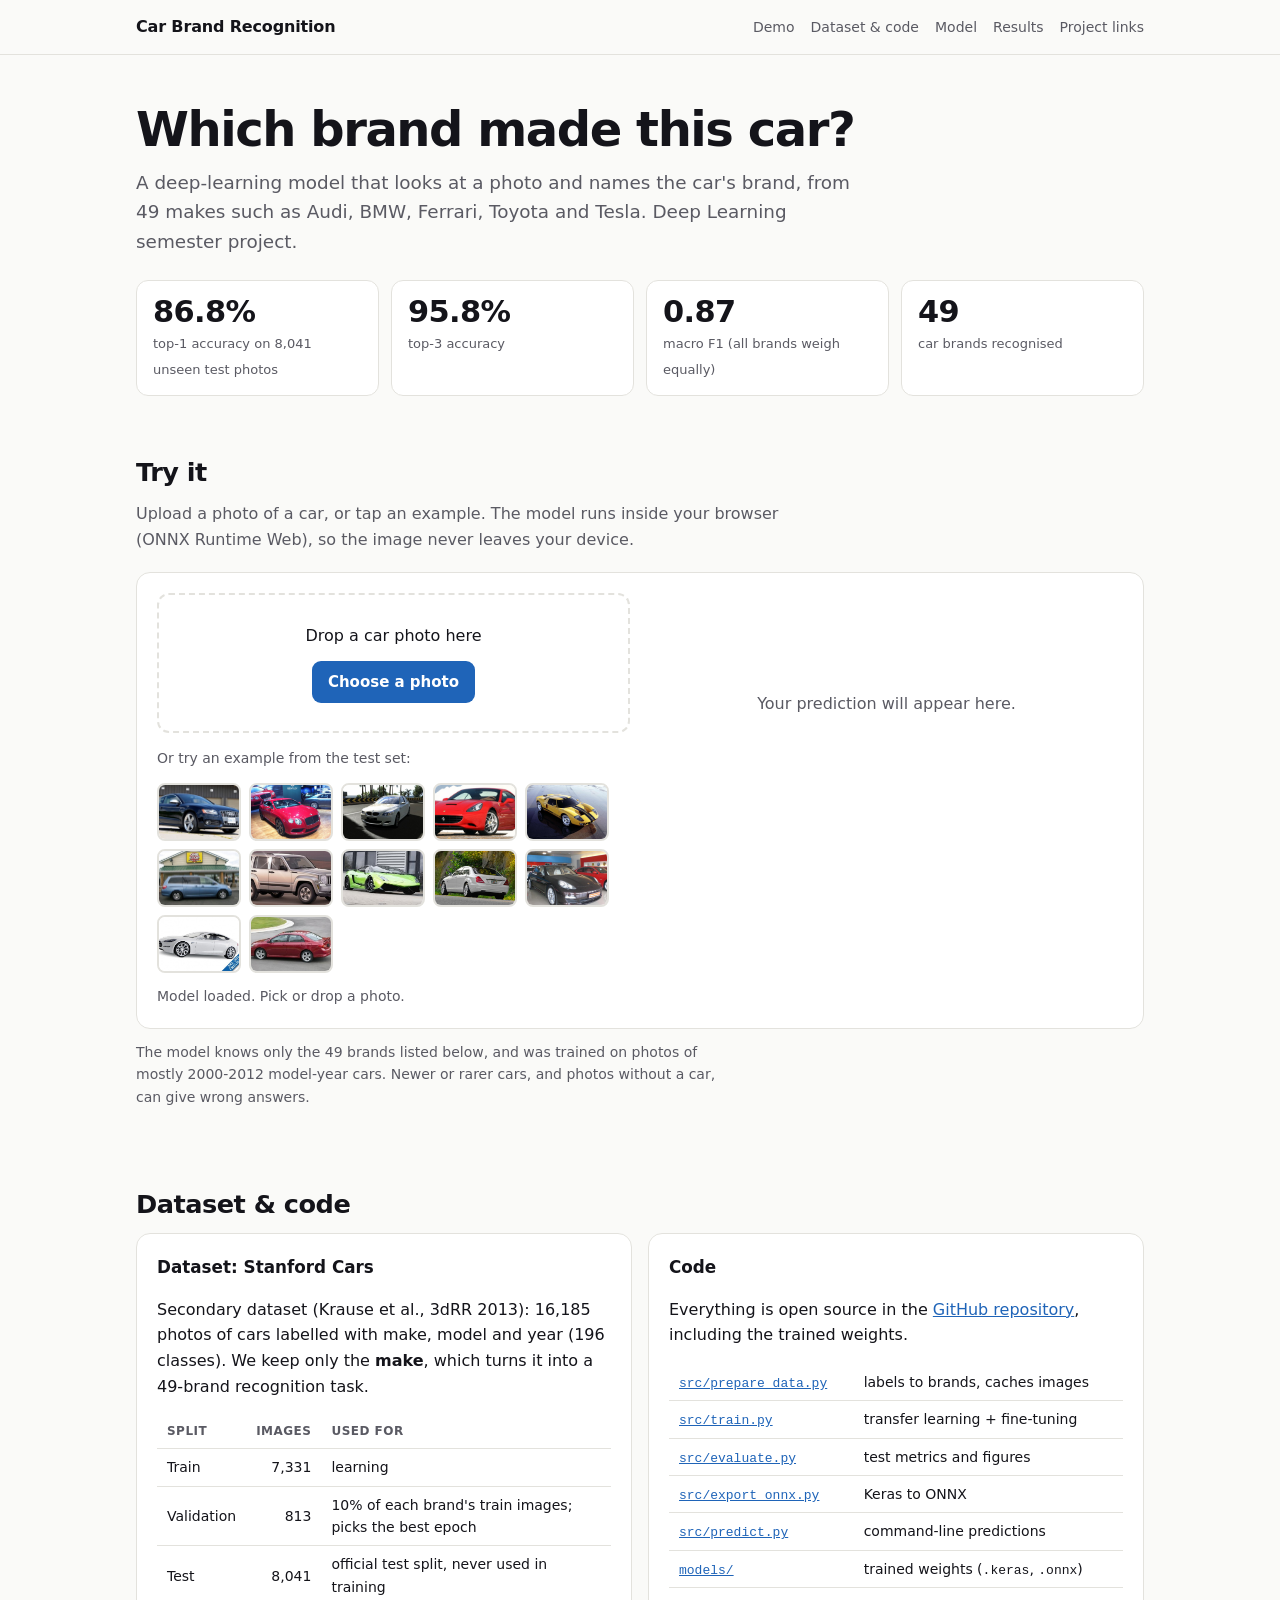
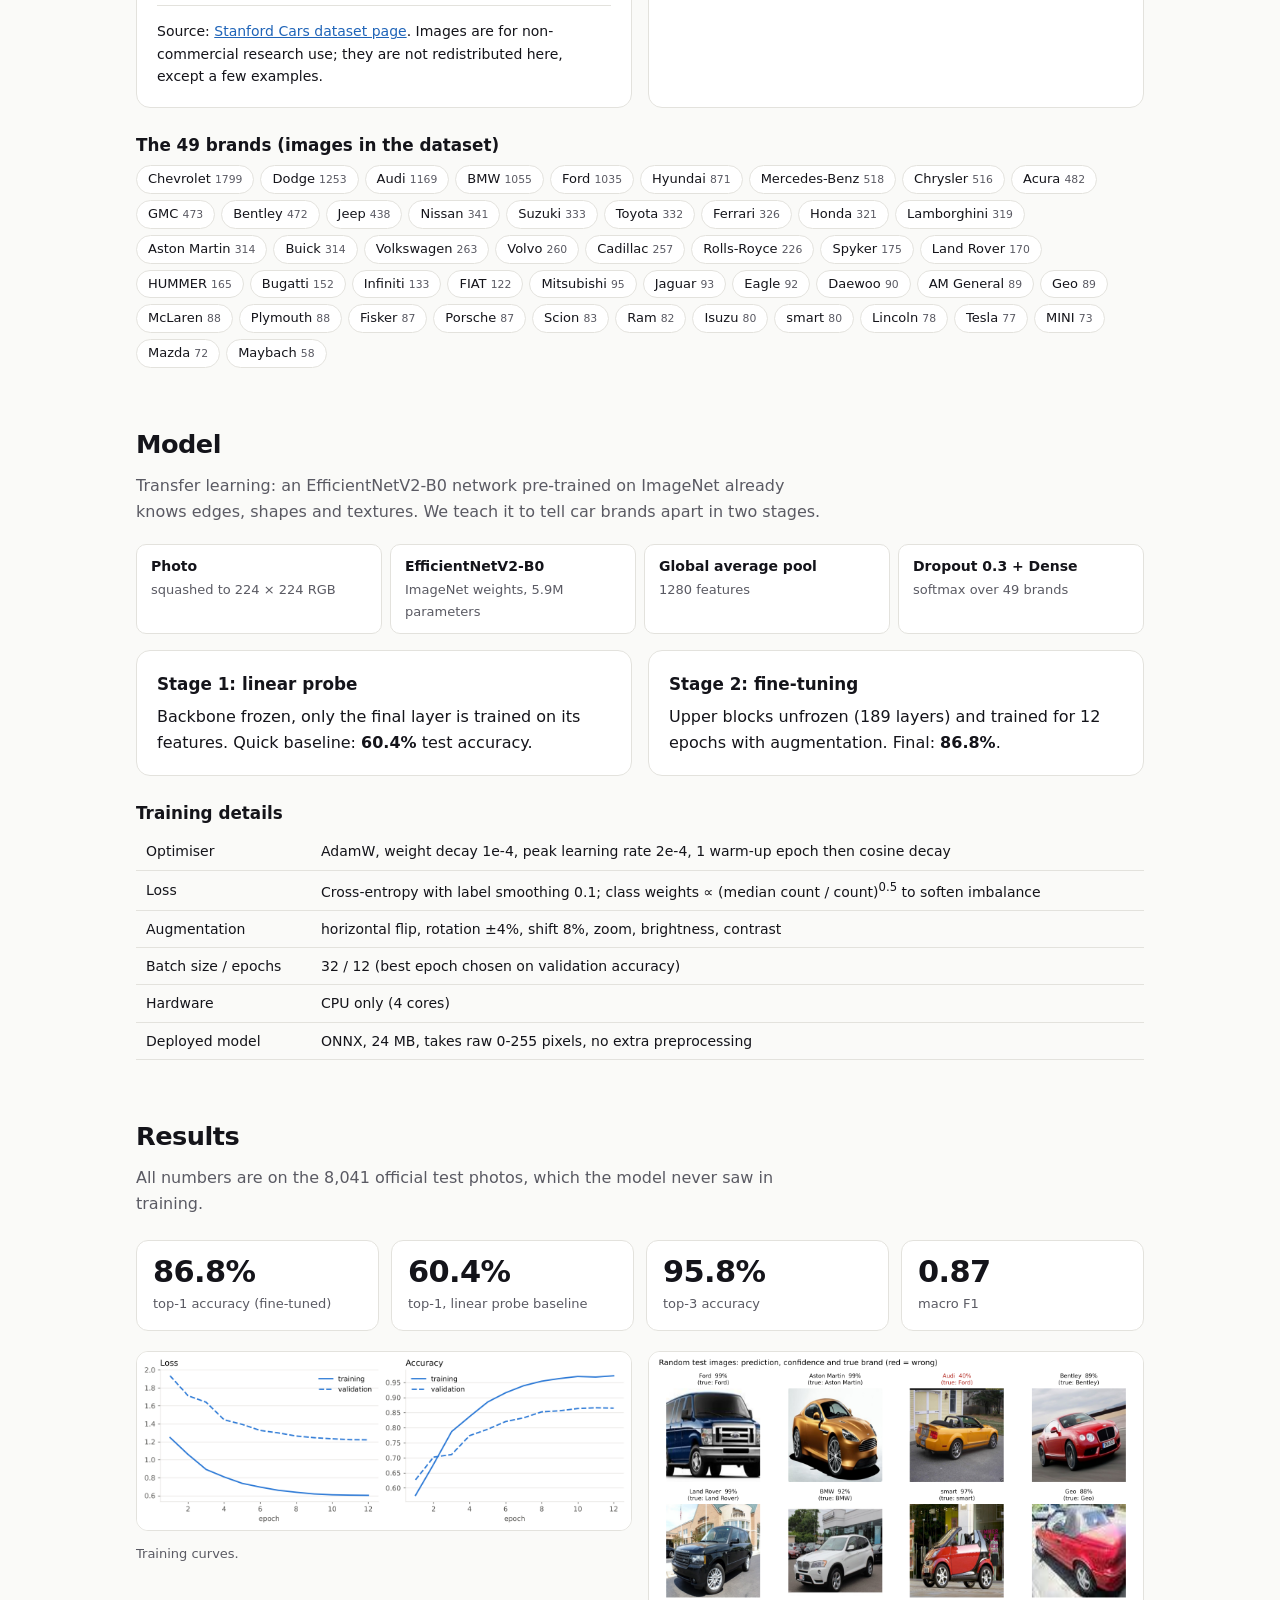
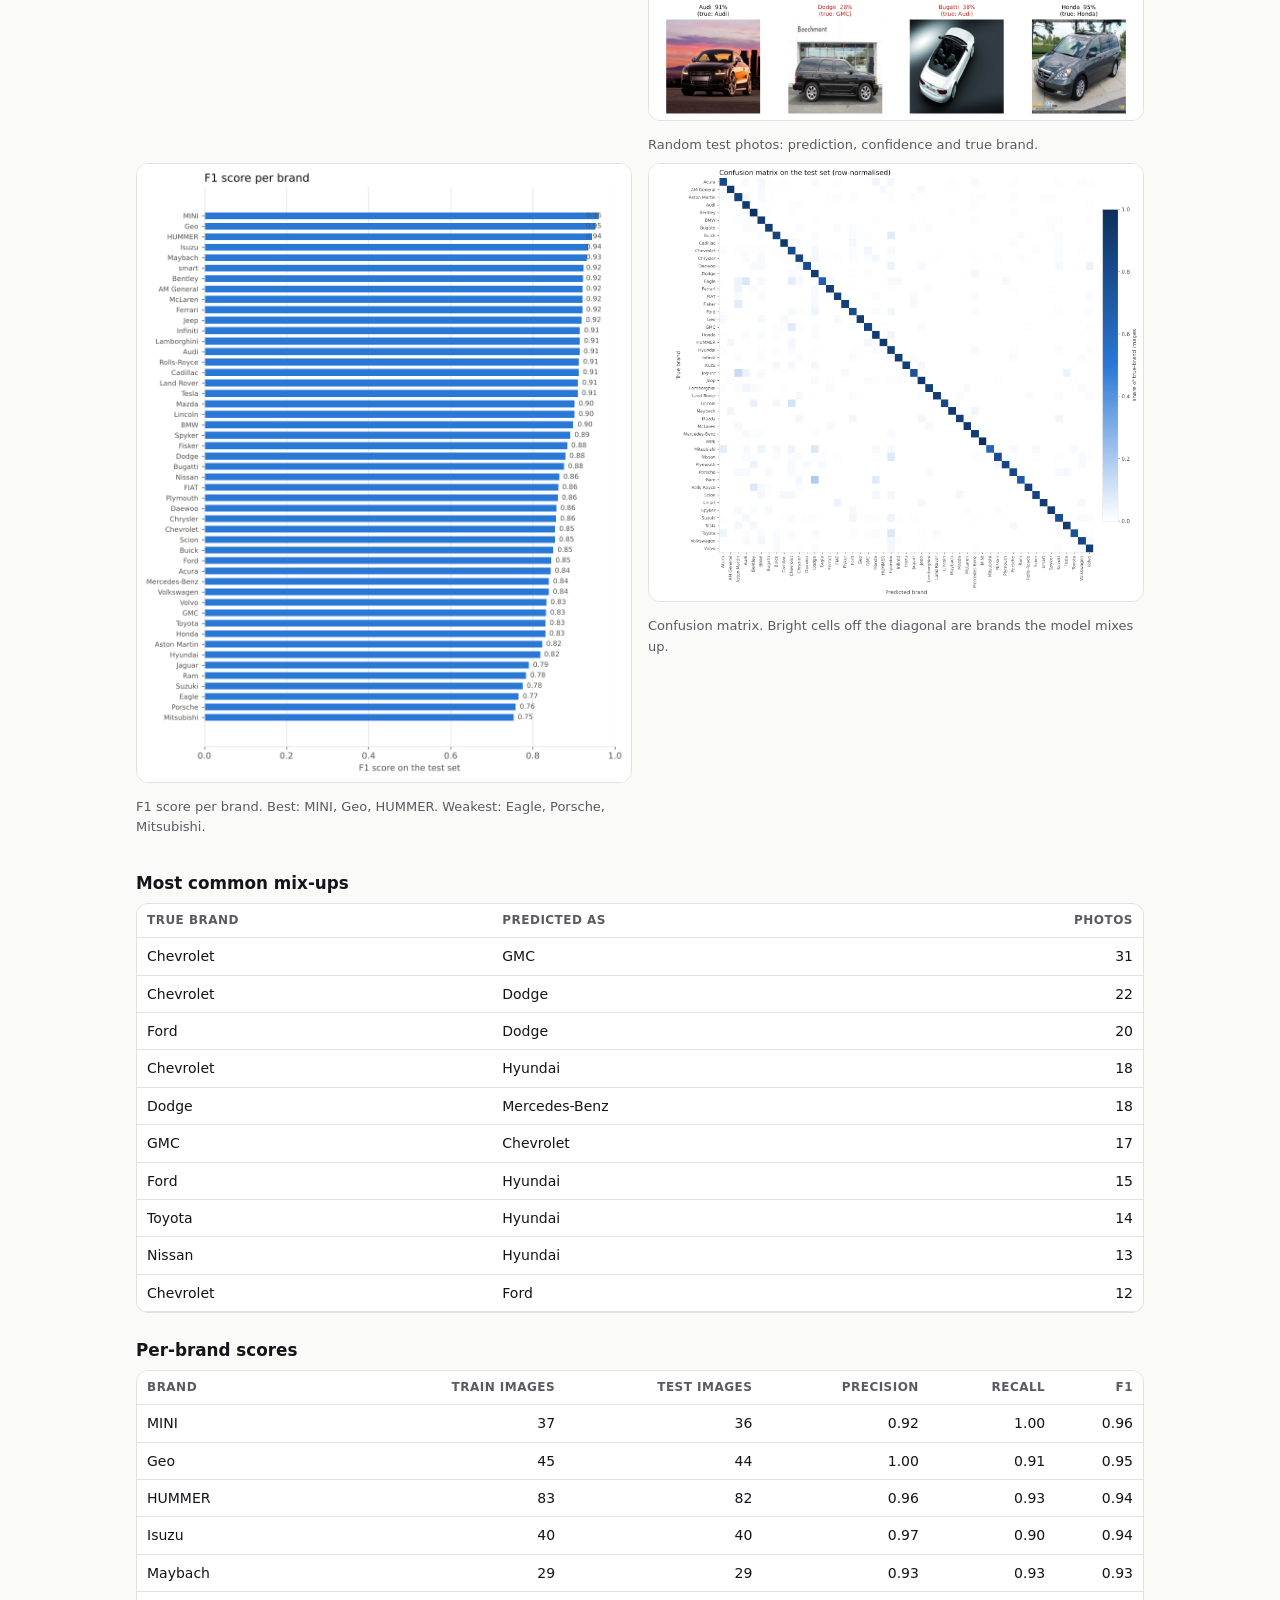
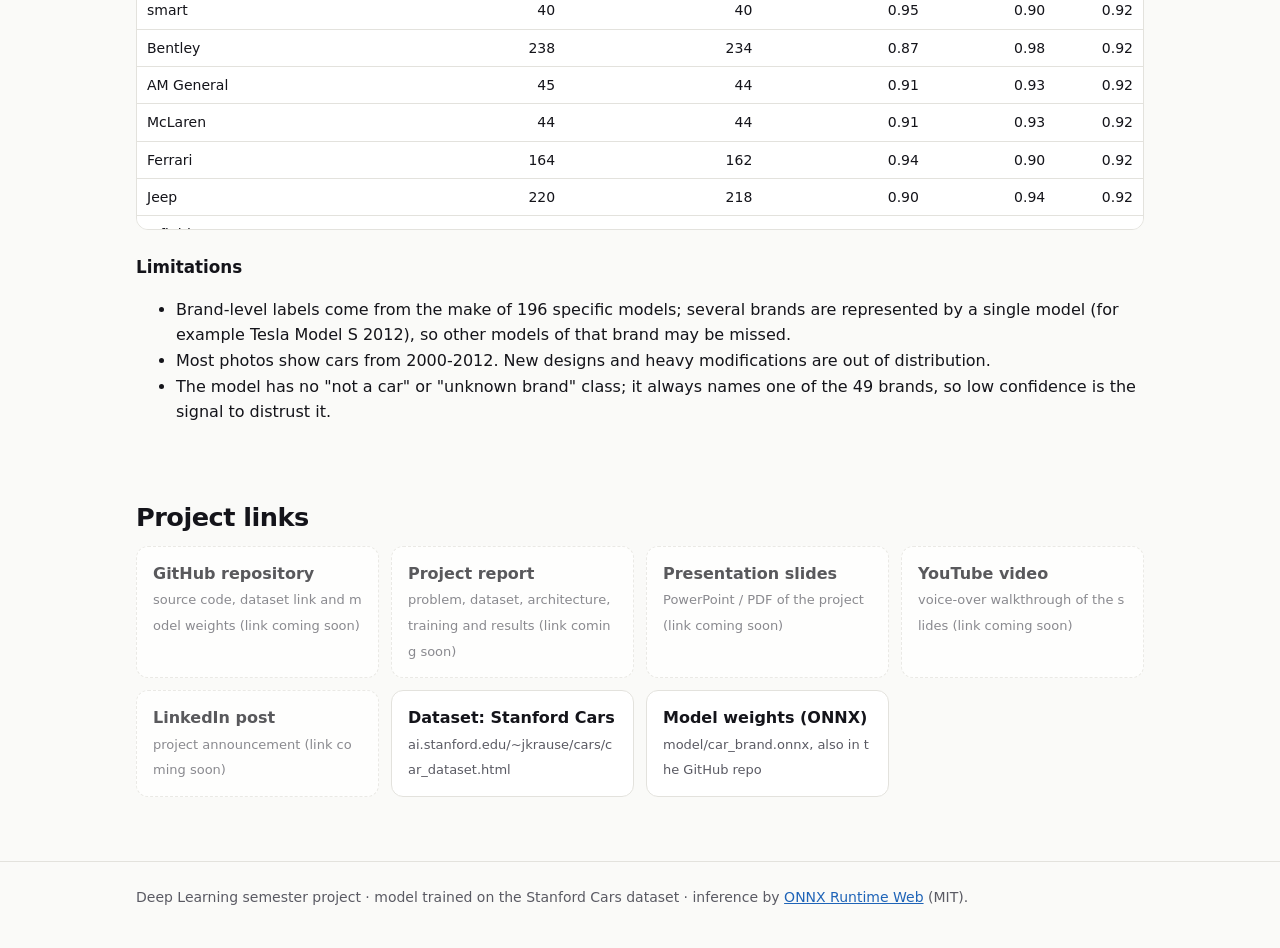
<file: web/index.html>
<!doctype html>
<html lang="en">
<head>
<meta charset="utf-8">
<meta name="viewport" content="width=device-width, initial-scale=1">
<title>Car Brand Recognition</title>
<meta name="description" content="Deep-learning model that recognises the brand of a car from a photo. 49 brands, 86.8% test accuracy. Runs in your browser.">
<link rel="icon" href="data:image/svg+xml,%3Csvg xmlns='http://www.w3.org/2000/svg' viewBox='0 0 32 32'%3E%3Crect width='32' height='32' rx='7' fill='%231f64b8'/%3E%3Cpath d='M6 20l2-6c.4-1 1.2-1.6 2.3-1.6h11.4c1 0 1.9.6 2.3 1.6l2 6v4h-3v-2H9v2H6z' fill='%23fff'/%3E%3C/svg%3E">
<link rel="stylesheet" href="style.css">
</head>
<body>
<header class="top"><div class="wrap">
  <span class="brand">Car Brand Recognition</span>
  <nav><a href="#demo">Demo</a><a href="#dataset">Dataset &amp; code</a><a href="#model">Model</a><a href="#results">Results</a><a href="#links">Project links</a></nav>
</div></header>

<main class="wrap">
<section id="top">
  <h1>Which brand made this car?</h1>
  <p class="lead">A deep-learning model that looks at a photo and names the car's brand, from 49 makes such as Audi, BMW, Ferrari, Toyota and Tesla. Deep Learning semester project.</p>
  <div class="stats">
    <div class="stat"><b>86.8%</b><span>top-1 accuracy on 8,041 unseen test photos</span></div>
    <div class="stat"><b>95.8%</b><span>top-3 accuracy</span></div>
    <div class="stat"><b>0.87</b><span>macro F1 (all brands weigh equally)</span></div>
    <div class="stat"><b>49</b><span>car brands recognised</span></div>
  </div>
</section>

<section id="demo">
  <h2>Try it</h2>
  <p class="sub">Upload a photo of a car, or tap an example. The model runs inside your browser (ONNX Runtime Web), so the image never leaves your device.</p>
  <div class="card demo">
    <div>
      <div id="drop" class="drop">
        <p style="margin:0 0 12px">Drop a car photo here</p>
        <label><input id="file" type="file" accept="image/*"><span class="btn">Choose a photo</span></label>
      </div>
      <p class="sub" style="margin:14px 0 6px;font-size:14px">Or try an example from the test set:</p>
      <div class="samples"><button type="button" data-sample="samples/audi.jpg" aria-label="Example photo 1"><img src="samples/audi.jpg" alt="" loading="lazy"></button><button type="button" data-sample="samples/bentley.jpg" aria-label="Example photo 2"><img src="samples/bentley.jpg" alt="" loading="lazy"></button><button type="button" data-sample="samples/bmw.jpg" aria-label="Example photo 3"><img src="samples/bmw.jpg" alt="" loading="lazy"></button><button type="button" data-sample="samples/ferrari.jpg" aria-label="Example photo 4"><img src="samples/ferrari.jpg" alt="" loading="lazy"></button><button type="button" data-sample="samples/ford.jpg" aria-label="Example photo 5"><img src="samples/ford.jpg" alt="" loading="lazy"></button><button type="button" data-sample="samples/honda.jpg" aria-label="Example photo 6"><img src="samples/honda.jpg" alt="" loading="lazy"></button><button type="button" data-sample="samples/jeep.jpg" aria-label="Example photo 7"><img src="samples/jeep.jpg" alt="" loading="lazy"></button><button type="button" data-sample="samples/lamborghini.jpg" aria-label="Example photo 8"><img src="samples/lamborghini.jpg" alt="" loading="lazy"></button><button type="button" data-sample="samples/mercedes-benz.jpg" aria-label="Example photo 9"><img src="samples/mercedes-benz.jpg" alt="" loading="lazy"></button><button type="button" data-sample="samples/porsche.jpg" aria-label="Example photo 10"><img src="samples/porsche.jpg" alt="" loading="lazy"></button><button type="button" data-sample="samples/tesla.jpg" aria-label="Example photo 11"><img src="samples/tesla.jpg" alt="" loading="lazy"></button><button type="button" data-sample="samples/toyota.jpg" aria-label="Example photo 12"><img src="samples/toyota.jpg" alt="" loading="lazy"></button></div>
      <p id="status" role="status" aria-live="polite">Loading model…</p>
    </div>
    <div id="out" aria-live="polite">
      <div id="placeholder-out" class="placeholder">Your prediction will appear here.</div>
      <div id="result" hidden>
        <div id="preview-wrap"><img id="preview" alt="Uploaded car photo"></div>
        <div id="verdict"></div>
        <div id="hint"></div>
        <div id="bars"></div>
      </div>
    </div>
  </div>
  <p class="sub" style="margin-top:12px;font-size:14px">The model knows only the 49 brands listed below, and was trained on photos of mostly 2000-2012 model-year cars. Newer or rarer cars, and photos without a car, can give wrong answers.</p>
</section>

<section id="dataset">
  <h2>Dataset &amp; code</h2>
  <div class="grid2">
    <div class="card">
      <h3 style="margin-top:0">Dataset: Stanford Cars</h3>
      <p>Secondary dataset (Krause et al., 3dRR 2013): 16,185 photos of cars labelled with make, model and year (196 classes). We keep only the <b>make</b>, which turns it into a 49-brand recognition task.</p>
      <table>
        <tr><th>Split</th><th class="n">Images</th><th>Used for</th></tr>
        <tr><td>Train</td><td class="n">7,331</td><td>learning</td></tr>
        <tr><td>Validation</td><td class="n">813</td><td>10% of each brand's train images; picks the best epoch</td></tr>
        <tr><td>Test</td><td class="n">8,041</td><td>official test split, never used in training</td></tr>
      </table>
      <p style="margin-bottom:0;font-size:14px">Source: <a href="https://ai.stanford.edu/~jkrause/cars/car_dataset.html">Stanford Cars dataset page</a>. Images are for non-commercial research use; they are not redistributed here, except a few examples.</p>
    </div>
    <div class="card">
      <h3 style="margin-top:0">Code</h3>
      <p>Everything is open source in the <a data-gh="" href="#links">GitHub repository</a>, including the trained weights.</p>
      <table>
        <tr><td><a data-gh="src/prepare_data.py" href="#links"><code>src/prepare_data.py</code></a></td><td>labels to brands, caches images</td></tr>
        <tr><td><a data-gh="src/train.py" href="#links"><code>src/train.py</code></a></td><td>transfer learning + fine-tuning</td></tr>
        <tr><td><a data-gh="src/evaluate.py" href="#links"><code>src/evaluate.py</code></a></td><td>test metrics and figures</td></tr>
        <tr><td><a data-gh="src/export_onnx.py" href="#links"><code>src/export_onnx.py</code></a></td><td>Keras to ONNX</td></tr>
        <tr><td><a data-gh="src/predict.py" href="#links"><code>src/predict.py</code></a></td><td>command-line predictions</td></tr>
        <tr><td><a data-gh="models/" href="#links"><code>models/</code></a></td><td>trained weights (<code>.keras</code>, <code>.onnx</code>)</td></tr>
      </table>
    </div>
  </div>
  <h3>The 49 brands (images in the dataset)</h3>
  <div class="chips"><span class="chip">Chevrolet <small>1799</small></span><span class="chip">Dodge <small>1253</small></span><span class="chip">Audi <small>1169</small></span><span class="chip">BMW <small>1055</small></span><span class="chip">Ford <small>1035</small></span><span class="chip">Hyundai <small>871</small></span><span class="chip">Mercedes-Benz <small>518</small></span><span class="chip">Chrysler <small>516</small></span><span class="chip">Acura <small>482</small></span><span class="chip">GMC <small>473</small></span><span class="chip">Bentley <small>472</small></span><span class="chip">Jeep <small>438</small></span><span class="chip">Nissan <small>341</small></span><span class="chip">Suzuki <small>333</small></span><span class="chip">Toyota <small>332</small></span><span class="chip">Ferrari <small>326</small></span><span class="chip">Honda <small>321</small></span><span class="chip">Lamborghini <small>319</small></span><span class="chip">Aston Martin <small>314</small></span><span class="chip">Buick <small>314</small></span><span class="chip">Volkswagen <small>263</small></span><span class="chip">Volvo <small>260</small></span><span class="chip">Cadillac <small>257</small></span><span class="chip">Rolls-Royce <small>226</small></span><span class="chip">Spyker <small>175</small></span><span class="chip">Land Rover <small>170</small></span><span class="chip">HUMMER <small>165</small></span><span class="chip">Bugatti <small>152</small></span><span class="chip">Infiniti <small>133</small></span><span class="chip">FIAT <small>122</small></span><span class="chip">Mitsubishi <small>95</small></span><span class="chip">Jaguar <small>93</small></span><span class="chip">Eagle <small>92</small></span><span class="chip">Daewoo <small>90</small></span><span class="chip">AM General <small>89</small></span><span class="chip">Geo <small>89</small></span><span class="chip">McLaren <small>88</small></span><span class="chip">Plymouth <small>88</small></span><span class="chip">Fisker <small>87</small></span><span class="chip">Porsche <small>87</small></span><span class="chip">Scion <small>83</small></span><span class="chip">Ram <small>82</small></span><span class="chip">Isuzu <small>80</small></span><span class="chip">smart <small>80</small></span><span class="chip">Lincoln <small>78</small></span><span class="chip">Tesla <small>77</small></span><span class="chip">MINI <small>73</small></span><span class="chip">Mazda <small>72</small></span><span class="chip">Maybach <small>58</small></span></div>
</section>

<section id="model">
  <h2>Model</h2>
  <p class="sub">Transfer learning: an EfficientNetV2-B0 network pre-trained on ImageNet already knows edges, shapes and textures. We teach it to tell car brands apart in two stages.</p>
  <div class="flow">
    <div><b>Photo</b><span>squashed to 224 &times; 224 RGB</span></div>
    <div><b>EfficientNetV2-B0</b><span>ImageNet weights, 5.9M parameters</span></div>
    <div><b>Global average pool</b><span>1280 features</span></div>
    <div><b>Dropout 0.3 + Dense</b><span>softmax over 49 brands</span></div>
  </div>
  <div class="grid2" style="margin-top:16px">
    <div class="card"><h3 style="margin-top:0">Stage 1: linear probe</h3>
      <p style="margin:0">Backbone frozen, only the final layer is trained on its features. Quick baseline: <b>60.4%</b> test accuracy.</p></div>
    <div class="card"><h3 style="margin-top:0">Stage 2: fine-tuning</h3>
      <p style="margin:0">Upper blocks unfrozen (189 layers) and trained for 12 epochs with augmentation. Final: <b>86.8%</b>.</p></div>
  </div>
  <h3>Training details</h3>
  <table>
    <tr><td>Optimiser</td><td>AdamW, weight decay 1e-4, peak learning rate 2e-4, 1 warm-up epoch then cosine decay</td></tr>
    <tr><td>Loss</td><td>Cross-entropy with label smoothing 0.1; class weights &prop; (median count / count)<sup>0.5</sup> to soften imbalance</td></tr>
    <tr><td>Augmentation</td><td>horizontal flip, rotation &plusmn;4%, shift 8%, zoom, brightness, contrast</td></tr>
    <tr><td>Batch size / epochs</td><td>32 / 12 (best epoch chosen on validation accuracy)</td></tr>
    <tr><td>Hardware</td><td>CPU only (4 cores)</td></tr>
    <tr><td>Deployed model</td><td>ONNX, 24 MB, takes raw 0-255 pixels, no extra preprocessing</td></tr>
  </table>
</section>

<section id="results">
  <h2>Results</h2>
  <p class="sub">All numbers are on the 8,041 official test photos, which the model never saw in training.</p>
  <div class="stats">
    <div class="stat"><b>86.8%</b><span>top-1 accuracy (fine-tuned)</span></div>
    <div class="stat"><b>60.4%</b><span>top-1, linear probe baseline</span></div>
    <div class="stat"><b>95.8%</b><span>top-3 accuracy</span></div>
    <div class="stat"><b>0.87</b><span>macro F1</span></div>
  </div>
  <div class="grid2" style="margin-top:20px">
    <figure><img src="img/training_curves.png" alt="Training and validation loss and accuracy per epoch" loading="lazy"><figcaption>Training curves.</figcaption></figure>
    <figure><img src="img/sample_predictions.png" alt="Grid of random test images with predicted and true brands" loading="lazy"><figcaption>Random test photos: prediction, confidence and true brand.</figcaption></figure>
  </div>
  <div class="grid2">
    <figure><img src="img/per_brand_f1.png" alt="Bar chart of F1 score for each brand" loading="lazy"><figcaption>F1 score per brand. Best: MINI, Geo, HUMMER. Weakest: Eagle, Porsche, Mitsubishi.</figcaption></figure>
    <figure><img src="img/confusion_matrix.png" alt="Confusion matrix of true versus predicted brand" loading="lazy"><figcaption>Confusion matrix. Bright cells off the diagonal are brands the model mixes up.</figcaption></figure>
  </div>
  <h3>Most common mix-ups</h3>
  <div class="table-scroll"><table>
    <tr><th>True brand</th><th>Predicted as</th><th class="n">Photos</th></tr>
    <tr><td>Chevrolet</td><td>GMC</td><td class="n">31</td></tr>
<tr><td>Chevrolet</td><td>Dodge</td><td class="n">22</td></tr>
<tr><td>Ford</td><td>Dodge</td><td class="n">20</td></tr>
<tr><td>Chevrolet</td><td>Hyundai</td><td class="n">18</td></tr>
<tr><td>Dodge</td><td>Mercedes-Benz</td><td class="n">18</td></tr>
<tr><td>GMC</td><td>Chevrolet</td><td class="n">17</td></tr>
<tr><td>Ford</td><td>Hyundai</td><td class="n">15</td></tr>
<tr><td>Toyota</td><td>Hyundai</td><td class="n">14</td></tr>
<tr><td>Nissan</td><td>Hyundai</td><td class="n">13</td></tr>
<tr><td>Chevrolet</td><td>Ford</td><td class="n">12</td></tr>
  </table></div>
  <h3>Per-brand scores</h3>
  <div class="table-scroll"><table>
    <tr><th>Brand</th><th class="n">Train images</th><th class="n">Test images</th><th class="n">Precision</th><th class="n">Recall</th><th class="n">F1</th></tr>
    <tr><td>MINI</td><td class="n">37</td><td class="n">36</td><td class="n">0.92</td><td class="n">1.00</td><td class="n">0.96</td></tr>
<tr><td>Geo</td><td class="n">45</td><td class="n">44</td><td class="n">1.00</td><td class="n">0.91</td><td class="n">0.95</td></tr>
<tr><td>HUMMER</td><td class="n">83</td><td class="n">82</td><td class="n">0.96</td><td class="n">0.93</td><td class="n">0.94</td></tr>
<tr><td>Isuzu</td><td class="n">40</td><td class="n">40</td><td class="n">0.97</td><td class="n">0.90</td><td class="n">0.94</td></tr>
<tr><td>Maybach</td><td class="n">29</td><td class="n">29</td><td class="n">0.93</td><td class="n">0.93</td><td class="n">0.93</td></tr>
<tr><td>smart</td><td class="n">40</td><td class="n">40</td><td class="n">0.95</td><td class="n">0.90</td><td class="n">0.92</td></tr>
<tr><td>Bentley</td><td class="n">238</td><td class="n">234</td><td class="n">0.87</td><td class="n">0.98</td><td class="n">0.92</td></tr>
<tr><td>AM General</td><td class="n">45</td><td class="n">44</td><td class="n">0.91</td><td class="n">0.93</td><td class="n">0.92</td></tr>
<tr><td>McLaren</td><td class="n">44</td><td class="n">44</td><td class="n">0.91</td><td class="n">0.93</td><td class="n">0.92</td></tr>
<tr><td>Ferrari</td><td class="n">164</td><td class="n">162</td><td class="n">0.94</td><td class="n">0.90</td><td class="n">0.92</td></tr>
<tr><td>Jeep</td><td class="n">220</td><td class="n">218</td><td class="n">0.90</td><td class="n">0.94</td><td class="n">0.92</td></tr>
<tr><td>Infiniti</td><td class="n">67</td><td class="n">66</td><td class="n">0.94</td><td class="n">0.89</td><td class="n">0.91</td></tr>
<tr><td>Lamborghini</td><td class="n">161</td><td class="n">158</td><td class="n">0.95</td><td class="n">0.88</td><td class="n">0.91</td></tr>
<tr><td>Audi</td><td class="n">589</td><td class="n">580</td><td class="n">0.91</td><td class="n">0.92</td><td class="n">0.91</td></tr>
<tr><td>Rolls-Royce</td><td class="n">114</td><td class="n">112</td><td class="n">0.94</td><td class="n">0.88</td><td class="n">0.91</td></tr>
<tr><td>Cadillac</td><td class="n">129</td><td class="n">128</td><td class="n">0.89</td><td class="n">0.93</td><td class="n">0.91</td></tr>
<tr><td>Land Rover</td><td class="n">86</td><td class="n">84</td><td class="n">0.92</td><td class="n">0.90</td><td class="n">0.91</td></tr>
<tr><td>Tesla</td><td class="n">39</td><td class="n">38</td><td class="n">0.90</td><td class="n">0.92</td><td class="n">0.91</td></tr>
<tr><td>Lincoln</td><td class="n">39</td><td class="n">39</td><td class="n">1.00</td><td class="n">0.82</td><td class="n">0.90</td></tr>
<tr><td>Mazda</td><td class="n">36</td><td class="n">36</td><td class="n">0.91</td><td class="n">0.89</td><td class="n">0.90</td></tr>
<tr><td>BMW</td><td class="n">531</td><td class="n">524</td><td class="n">0.89</td><td class="n">0.90</td><td class="n">0.90</td></tr>
<tr><td>Spyker</td><td class="n">88</td><td class="n">87</td><td class="n">0.89</td><td class="n">0.90</td><td class="n">0.89</td></tr>
<tr><td>Fisker</td><td class="n">44</td><td class="n">43</td><td class="n">0.88</td><td class="n">0.88</td><td class="n">0.88</td></tr>
<tr><td>Dodge</td><td class="n">630</td><td class="n">623</td><td class="n">0.85</td><td class="n">0.91</td><td class="n">0.88</td></tr>
<tr><td>Bugatti</td><td class="n">77</td><td class="n">75</td><td class="n">0.86</td><td class="n">0.89</td><td class="n">0.88</td></tr>
<tr><td>Nissan</td><td class="n">171</td><td class="n">170</td><td class="n">0.96</td><td class="n">0.79</td><td class="n">0.86</td></tr>
<tr><td>FIAT</td><td class="n">62</td><td class="n">60</td><td class="n">0.84</td><td class="n">0.88</td><td class="n">0.86</td></tr>
<tr><td>Plymouth</td><td class="n">44</td><td class="n">44</td><td class="n">0.88</td><td class="n">0.84</td><td class="n">0.86</td></tr>
<tr><td>Daewoo</td><td class="n">45</td><td class="n">45</td><td class="n">0.92</td><td class="n">0.80</td><td class="n">0.86</td></tr>
<tr><td>Chrysler</td><td class="n">260</td><td class="n">256</td><td class="n">0.86</td><td class="n">0.85</td><td class="n">0.86</td></tr>
<tr><td>Chevrolet</td><td class="n">905</td><td class="n">894</td><td class="n">0.90</td><td class="n">0.81</td><td class="n">0.85</td></tr>
<tr><td>Scion</td><td class="n">42</td><td class="n">41</td><td class="n">0.85</td><td class="n">0.85</td><td class="n">0.85</td></tr>
<tr><td>Buick</td><td class="n">158</td><td class="n">156</td><td class="n">0.85</td><td class="n">0.85</td><td class="n">0.85</td></tr>
<tr><td>Ford</td><td class="n">521</td><td class="n">514</td><td class="n">0.90</td><td class="n">0.80</td><td class="n">0.84</td></tr>
<tr><td>Acura</td><td class="n">242</td><td class="n">240</td><td class="n">0.87</td><td class="n">0.82</td><td class="n">0.84</td></tr>
<tr><td>Mercedes-Benz</td><td class="n">261</td><td class="n">257</td><td class="n">0.79</td><td class="n">0.89</td><td class="n">0.84</td></tr>
<tr><td>Volkswagen</td><td class="n">132</td><td class="n">131</td><td class="n">0.82</td><td class="n">0.85</td><td class="n">0.84</td></tr>
<tr><td>Volvo</td><td class="n">131</td><td class="n">129</td><td class="n">0.78</td><td class="n">0.89</td><td class="n">0.83</td></tr>
<tr><td>GMC</td><td class="n">238</td><td class="n">235</td><td class="n">0.80</td><td class="n">0.86</td><td class="n">0.83</td></tr>
<tr><td>Toyota</td><td class="n">168</td><td class="n">164</td><td class="n">0.93</td><td class="n">0.75</td><td class="n">0.83</td></tr>
<tr><td>Honda</td><td class="n">161</td><td class="n">160</td><td class="n">0.76</td><td class="n">0.92</td><td class="n">0.83</td></tr>
<tr><td>Aston Martin</td><td class="n">157</td><td class="n">157</td><td class="n">0.78</td><td class="n">0.87</td><td class="n">0.82</td></tr>
<tr><td>Hyundai</td><td class="n">438</td><td class="n">433</td><td class="n">0.77</td><td class="n">0.88</td><td class="n">0.82</td></tr>
<tr><td>Jaguar</td><td class="n">47</td><td class="n">46</td><td class="n">0.85</td><td class="n">0.74</td><td class="n">0.79</td></tr>
<tr><td>Ram</td><td class="n">41</td><td class="n">41</td><td class="n">0.88</td><td class="n">0.71</td><td class="n">0.78</td></tr>
<tr><td>Suzuki</td><td class="n">167</td><td class="n">166</td><td class="n">0.76</td><td class="n">0.79</td><td class="n">0.78</td></tr>
<tr><td>Eagle</td><td class="n">46</td><td class="n">46</td><td class="n">0.89</td><td class="n">0.67</td><td class="n">0.77</td></tr>
<tr><td>Porsche</td><td class="n">44</td><td class="n">43</td><td class="n">0.69</td><td class="n">0.84</td><td class="n">0.76</td></tr>
<tr><td>Mitsubishi</td><td class="n">48</td><td class="n">47</td><td class="n">0.97</td><td class="n">0.62</td><td class="n">0.75</td></tr>
  </table></div>
  <h3>Limitations</h3>
  <ul>
    <li>Brand-level labels come from the make of 196 specific models; several brands are represented by a single model (for example Tesla Model S 2012), so other models of that brand may be missed.</li>
    <li>Most photos show cars from 2000-2012. New designs and heavy modifications are out of distribution.</li>
    <li>The model has no "not a car" or "unknown brand" class; it always names one of the 49 brands, so low confidence is the signal to distrust it.</li>
  </ul>
</section>

<section id="links">
  <h2>Project links</h2>
  <div class="links"><!--LINKS-->
<div class="off"><b>GitHub repository</b><span>source code, dataset link and model weights (link coming soon)</span></div>
<div class="off"><b>Project report</b><span>problem, dataset, architecture, training and results (link coming soon)</span></div>
<div class="off"><b>Presentation slides</b><span>PowerPoint / PDF of the project (link coming soon)</span></div>
<div class="off"><b>YouTube video</b><span>voice-over walkthrough of the slides (link coming soon)</span></div>
<div class="off"><b>LinkedIn post</b><span>project announcement (link coming soon)</span></div>
<a href="https://ai.stanford.edu/~jkrause/cars/car_dataset.html"><b>Dataset: Stanford Cars</b><span>ai.stanford.edu/~jkrause/cars/car_dataset.html</span></a>
<a href="model/car_brand.onnx"><b>Model weights (ONNX)</b><span>model/car_brand.onnx, also in the GitHub repo</span></a>
<!--/LINKS--></div>
</section>
</main>

<footer><div class="wrap">Deep Learning semester project &middot; model trained on the Stanford Cars dataset &middot; inference by <a href="https://onnxruntime.ai/">ONNX Runtime Web</a> (MIT).</div></footer>

<script src="vendor/ort/ort.wasm.min.js"></script>
<script src="app.js"></script>
</body>
</html>
</file>
<file: web/style.css>
:root {
  --bg: #fafaf8; --surface: #ffffff; --ink: #14141a; --muted: #5a5a63; --line: #e3e2dd;
  --accent: #1f64b8; --btn: #1f64b8; --accent-soft: #e8f0fb; --bar: #2a78d6; --warn: #8a5300; --warn-bg: #fff4de;
  color-scheme: light;
}
@media (prefers-color-scheme: dark) {
  :root:not([data-theme="light"]) {
    --bg: #121214; --surface: #1b1b1f; --ink: #f0efec; --muted: #a9a8b0; --line: #2d2d33;
    --accent: #6aa6ee; --btn: #2f6fc0; --accent-soft: #1d2a3c; --bar: #3987e5; --warn: #f1c27a; --warn-bg: #3a2c12;
    color-scheme: dark;
  }
}
* { box-sizing: border-box; }
html { scroll-behavior: smooth; }
body {
  margin: 0; background: var(--bg); color: var(--ink); line-height: 1.6;
  font: 16px/1.6 system-ui, -apple-system, "Segoe UI", Roboto, sans-serif;
}
a { color: var(--accent); }
.wrap { max-width: 1040px; margin: 0 auto; padding: 0 16px; }
header.top { position: sticky; top: 0; z-index: 5; background: color-mix(in srgb, var(--bg) 90%, transparent);
  backdrop-filter: blur(8px); border-bottom: 1px solid var(--line); }
header.top .wrap { display: flex; align-items: center; justify-content: space-between; gap: 16px; min-height: 54px; flex-wrap: wrap; }
.brand { font-weight: 700; letter-spacing: -.01em; }
nav a { margin-left: 16px; text-decoration: none; color: var(--muted); font-size: 14px; }
nav a:hover { color: var(--ink); }
section { padding: 48px 0 8px; }
h1 { font-size: clamp(2rem, 5vw, 3rem); line-height: 1.1; margin: 0 0 12px; letter-spacing: -.03em; }
h2 { font-size: 1.6rem; margin: 0 0 8px; letter-spacing: -.02em; }
h3 { font-size: 1.05rem; margin: 24px 0 6px; }
.lead { font-size: 1.15rem; color: var(--muted); max-width: 62ch; margin: 0 0 24px; }
.sub { color: var(--muted); max-width: 68ch; margin: 0 0 20px; }
.stats { display: grid; grid-template-columns: repeat(auto-fit, minmax(150px, 1fr)); gap: 12px; margin: 24px 0 0; }
.stat { background: var(--surface); border: 1px solid var(--line); border-radius: 12px; padding: 14px 16px; }
.stat b { display: block; font-size: 1.9rem; letter-spacing: -.02em; line-height: 1.15; }
.stat span { color: var(--muted); font-size: 13px; }
.card { background: var(--surface); border: 1px solid var(--line); border-radius: 14px; padding: 20px; }
.demo { display: grid; grid-template-columns: 1fr 1fr; gap: 20px; }
@media (max-width: 760px) { .demo { grid-template-columns: 1fr; } }
.drop { border: 2px dashed var(--line); border-radius: 12px; padding: 28px 16px; text-align: center; transition: .15s; }
.drop.over { border-color: var(--accent); background: var(--accent-soft); }
.btn { display: inline-block; background: var(--btn); color: #fff; padding: 9px 16px; border-radius: 9px; font-weight: 600;
  cursor: pointer; border: 0; font-size: 15px; }
.btn:focus-visible, input:focus-visible + .btn { outline: 3px solid var(--bar); outline-offset: 2px; }
input[type=file] { position: absolute; opacity: 0; width: 1px; height: 1px; }
.samples { display: flex; flex-wrap: wrap; gap: 8px; margin-top: 14px; }
.samples button { padding: 0; border: 2px solid var(--line); border-radius: 8px; overflow: hidden; background: none; cursor: pointer; width: 84px; height: 58px; }
.samples button:hover, .samples button:focus-visible { border-color: var(--accent); outline: none; }
.samples img { width: 100%; height: 100%; object-fit: cover; display: block; }
#status { color: var(--muted); font-size: 14px; min-height: 22px; margin: 12px 0 0; }
#preview-wrap img { width: 100%; max-height: 260px; object-fit: contain; border-radius: 10px; background: var(--bg); }
#verdict { font-size: 1.6rem; font-weight: 700; margin: 10px 0 2px; letter-spacing: -.02em; }
#hint { color: var(--warn); background: var(--warn-bg); border-radius: 8px; padding: 0; margin: 0 0 8px; font-size: 14px; }
#hint:not(:empty) { padding: 8px 12px; }
.placeholder { color: var(--muted); display: grid; place-items: center; min-height: 220px; text-align: center; }
.bar-row { display: grid; grid-template-columns: 112px 1fr 56px; align-items: center; gap: 10px; margin: 7px 0; font-size: 14px; }
.bar-track { height: 10px; background: var(--line); border-radius: 5px; overflow: hidden; }
.bar-fill { display: block; height: 100%; background: var(--bar); border-radius: 0 5px 5px 0; }
.bar-val { text-align: right; font-variant-numeric: tabular-nums; color: var(--muted); }
table { width: 100%; border-collapse: collapse; font-size: 14px; }
th, td { text-align: left; padding: 7px 10px; border-bottom: 1px solid var(--line); }
th { color: var(--muted); font-weight: 600; font-size: 12px; text-transform: uppercase; letter-spacing: .04em; }
td.n, th.n { text-align: right; font-variant-numeric: tabular-nums; }
.table-scroll { overflow-x: auto; max-height: 460px; overflow-y: auto; border: 1px solid var(--line); border-radius: 12px; background: var(--surface); }
.grid2 { display: grid; grid-template-columns: 1fr 1fr; gap: 16px; }
@media (max-width: 760px) { .grid2 { grid-template-columns: 1fr; } }
.chips { display: flex; flex-wrap: wrap; gap: 6px; }
.chip { background: var(--surface); border: 1px solid var(--line); border-radius: 999px; padding: 3px 11px; font-size: 13px; }
.chip small { color: var(--muted); }
.flow { display: flex; flex-wrap: wrap; align-items: stretch; gap: 8px; margin: 12px 0 4px; }
.flow div { background: var(--surface); border: 1px solid var(--line); border-radius: 10px; padding: 10px 14px; font-size: 14px; flex: 1 1 140px; }
.flow div b { display: block; }
.flow div span { color: var(--muted); font-size: 13px; }
figure { margin: 0 0 8px; }
figure img { width: 100%; height: auto; border-radius: 12px; border: 1px solid var(--line); background: #fff; }
figcaption { color: var(--muted); font-size: 13px; margin-top: 6px; }
.links { display: grid; grid-template-columns: repeat(auto-fit, minmax(230px, 1fr)); gap: 12px; }
.links a, .links .off { display: block; background: var(--surface); border: 1px solid var(--line); border-radius: 12px; padding: 14px 16px; text-decoration: none; color: var(--ink); }
.links a:hover { border-color: var(--accent); }
.links b { display: block; } .links span { color: var(--muted); font-size: 13px; word-break: break-all; }
.links .off { opacity: .7; border-style: dashed; }
code, pre { font: 13px ui-monospace, SFMono-Regular, Menlo, monospace; }
pre { background: var(--surface); border: 1px solid var(--line); border-radius: 10px; padding: 12px 14px; overflow-x: auto; }
footer { margin-top: 56px; border-top: 1px solid var(--line); padding: 24px 0 40px; color: var(--muted); font-size: 14px; }
.note { background: var(--accent-soft); border-radius: 10px; padding: 10px 14px; font-size: 14px; margin: 16px 0; }
[hidden] { display: none !important; }
section { scroll-margin-top: 64px; }
nav a { white-space: nowrap; }
@media (max-width: 600px) { nav a { margin-left: 12px; font-size: 13px; } nav a:first-child { margin-left: 0; } }
</file>
